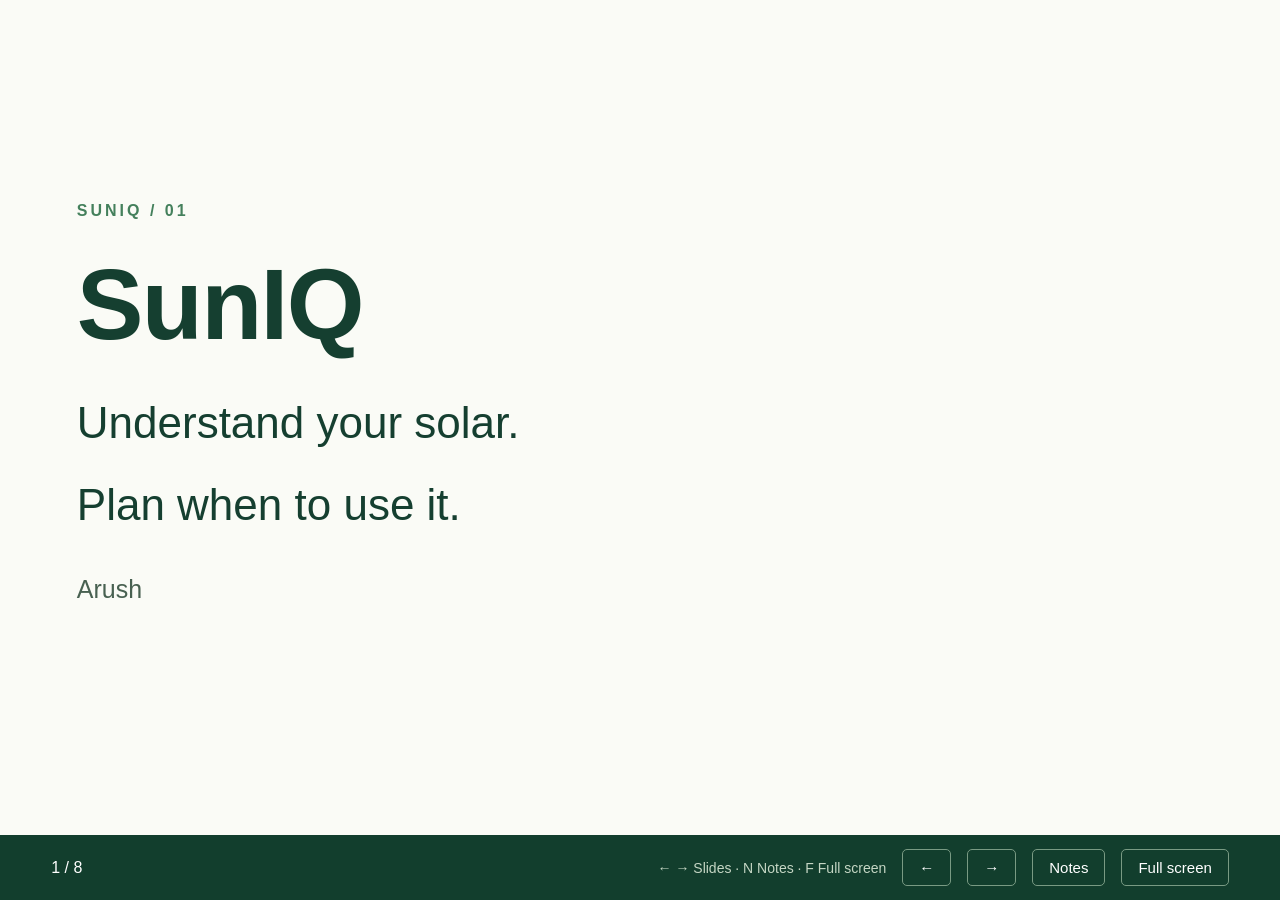
<file: docs/SunIQ-slides.html>
<!doctype html><html lang="en"><head><meta charset="utf-8"><meta name="viewport" content="width=device-width,initial-scale=1"><title>SunIQ — Demo presentation</title><style>
*{box-sizing:border-box}body{margin:0;background:#e8ede7;color:#153f30;font-family:'Segoe UI',Arial,sans-serif}main{height:calc(100vh - 65px);min-height:550px;position:relative;overflow:hidden}.slide{height:100%;padding:5.8vh 6vw;background:#fafbf6;position:relative}.slide[hidden]{display:none}.slide:not([hidden]){display:flex;gap:4vw;align-items:center}.copy{flex:1;min-width:0}.eyebrow{font-size:16px;letter-spacing:3px;font-weight:700;color:#44805c;margin-bottom:30px}h1{font-size:clamp(38px,4vw,64px);line-height:1.08;letter-spacing:-1.7px;margin:0 0 34px}.text-only h1{font-size:clamp(48px,5.4vw,80px)}.body p{font-size:clamp(22px,2.2vw,34px);line-height:1.4;margin:0 0 21px;max-width:1050px}.with-image .body p{font-size:clamp(21px,1.9vw,28px)}.foot{font-size:17px;line-height:1.5;color:#486151;margin-top:35px;max-width:900px}.slide img{width:47%;height:83%;object-fit:contain;object-position:center;background:white;border:1px solid #d6dfd5}.text-only .copy{max-width:1100px}section:first-child h1{font-size:100px}section:first-child .body p{font-size:44px;max-width:800px}section:first-child .foot{font-size:25px}footer{height:65px;padding:10px 4vw;background:#123e2d;color:white;display:flex;align-items:center;gap:16px}button{font:inherit;font-size:15px;padding:9px 16px;cursor:pointer;border:1px solid #799a83;border-radius:5px;color:white;background:transparent}button:hover,button:focus-visible{background:#2d644a}#counter{margin-right:auto;min-width:75px}#notes{position:fixed;bottom:75px;left:4vw;right:4vw;background:#153f30;color:white;padding:24px 30px;font-size:21px;line-height:1.6;box-shadow:0 8px 30px #0004;max-height:42vh;overflow:auto;z-index:10}#notes[hidden]{display:none}.hint{color:#c5d6c4;font-size:14px}@media(max-width:800px){.slide{padding:30px}.slide:not([hidden]){align-items:start;flex-direction:column;overflow:auto}.slide img{width:100%;height:42%}h1,.text-only h1{font-size:38px}section:first-child h1{font-size:70px}section:first-child .body p{font-size:30px}.hint{display:none}.body p{font-size:24px}}@media print{body{background:white}main{height:auto;overflow:visible}.slide,.slide[hidden]{display:flex!important;height:7.5in;page-break-after:always;padding:.5in}footer,#notes{display:none!important}@page{size:landscape;margin:0}}
</style></head><body><main><section class="slide text-only" aria-label="Slide 1" ><div class="copy"><div class="eyebrow">SUNIQ / 01</div><h1>SunIQ</h1><div class="body"><p>Understand your solar.</p><p>Plan when to use it.</p></div><p class="foot">Arush</p></div></section><section class="slide text-only" aria-label="Slide 2" hidden><div class="copy"><div class="eyebrow">SUNIQ / 02</div><h1>Why SunIQ?</h1><div class="body"><p>Solar generation changes during the day.</p><p>Appliances may run when sunlight is low.</p><p>Better timing can increase solar use.</p></div><p class="foot">For households with home solar</p></div></section><section class="slide text-only" aria-label="Slide 3" hidden><div class="copy"><div class="eyebrow">SUNIQ / 03</div><h1>My home solar setup</h1><div class="body"><p>The inverter turns solar electricity into usable home power.</p><p>Its label identifies the model and serial number.</p></div><p class="foot">Show your home inverter during the recording</p></div></section><section class="slide text-only" aria-label="Slide 4" hidden><div class="copy"><div class="eyebrow">SUNIQ / 04</div><h1>Set up the inverter details</h1><div class="body"><p>Choose the provider.</p><p>Enter the model and serial number.</p><p>Continue to the solar workspace.</p></div><p class="foot">Prototype setup only. Live inverter integration is a next step.</p></div></section><section class="slide with-image" aria-label="Slide 5" hidden><div class="copy"><div class="eyebrow">SUNIQ / 05</div><h1>See the solar available</h1><div class="body"><p>Compare solar power with home demand.</p><p>Explore the forecast across the day.</p></div><p class="foot">Illustrative sample data</p></div><img src="slides-assets/screen-00.png" alt="SunIQ app screenshot" /></section><section class="slide with-image" aria-label="Slide 6" hidden><div class="copy"><div class="eyebrow">SUNIQ / 06</div><h1>Choose when appliances run</h1><div class="body"><p>Select appliances.</p><p>Move their start times.</p><p>Compare solar and grid energy.</p></div><p class="foot">Sample forecast. Appliances are operated manually.</p></div><img src="slides-assets/screen-05.png" alt="SunIQ app screenshot" /></section><section class="slide with-image" aria-label="Slide 7" hidden><div class="copy"><div class="eyebrow">SUNIQ / 07</div><h1>How the recommendation works</h1><div class="body"><p>Check feasible half-hour starts.</p><p>Reserve household demand first.</p><p>Choose the earliest time with the least extra grid energy.</p></div><p class="foot">Python · Flask · HTML · CSS · JavaScript</p></div><img src="slides-assets/screen-06.png" alt="SunIQ app screenshot" /></section><section class="slide text-only" aria-label="Slide 8" hidden><div class="copy"><div class="eyebrow">SUNIQ / 08</div><h1>Make solar easier to use</h1><div class="body"><p>Today: explore timing with sample forecasts.</p><p>Next: authorized inverter data and weather forecasts.</p><p>Then: evaluate estimates against real measurements.</p></div><p class="foot">Planning estimates; no appliance control or guaranteed savings.</p></div></section></main><aside id="notes" hidden aria-label="Speaking notes"></aside><footer><span id="counter" aria-live="polite"></span><span class="hint">← → Slides · N Notes · F Full screen</span><button id="back" aria-label="Previous slide">←</button><button id="next" aria-label="Next slide">→</button><button id="toggle">Notes</button><button id="full">Full screen</button></footer><script>
const notes=["\u201cHi, I\u2019m Arush [last name], and this is SunIQ. It helps people with home solar choose better times to run appliances. Let me sign in and show you how it works.\u201d", "\u201cSolar power changes throughout the day, but we often run appliances whenever it is convenient. Even with solar panels, a home may need grid power when sunlight is low. SunIQ\u2019s goal is to make that timing decision easier.\u201d", "\u201cThis is the inverter at my house. It converts electricity from our solar panels into power our home can use. Its label identifies the model and serial number. Those details are part of SunIQ\u2019s setup.\u201d", "\u201cIn SunIQ, I select the provider and enter the inverter model and serial number. Then I continue to my workspace. This prototype saves those details for the session; it does not connect to the inverter yet. The dashboard currently uses sample data.\u201d", "\u201cThe dashboard compares solar generation with home usage. It also shows a sample forecast for the day. That helps answer the next question: when could I run an appliance using more of the available solar?\u201d", "\u201cHere I choose the appliances I need and move their start times. In the evening, these tasks need more grid energy. Moving them toward midday increases their estimated solar coverage. The total appliance energy stays the same; its source changes. Overlapping tasks share the available solar, so the same energy is not counted twice.\u201d", "\u201cFor one appliance, SunIQ checks half-hour start times between the earliest start and deadline. It reserves household demand first, then chooses the earliest time with the least extra grid energy. I used Python and Flask, with HTML, CSS, and JavaScript.\u201d", "\u201cMy goal is to make solar planning easier to understand and use. SunIQ gives estimates; it does not turn appliances on or guarantee savings. Next, I want to add an authorized live inverter connection and weather forecasts, then compare the estimates with real measurements.\u201d"];const slides=[...document.querySelectorAll('.slide')];let current=0;const panel=document.querySelector('#notes');function show(n){current=Math.max(0,Math.min(slides.length-1,n));slides.forEach((s,i)=>s.hidden=i!==current);document.querySelector('#counter').textContent=`${current+1} / ${slides.length}`;panel.textContent=notes[current]||'';document.querySelector('#back').disabled=current===0;document.querySelector('#next').disabled=current===slides.length-1;}function toggle(){panel.hidden=!panel.hidden;}function full(){if(document.fullscreenElement)document.exitFullscreen();else document.documentElement.requestFullscreen().catch(()=>{});}document.querySelector('#back').onclick=()=>show(current-1);document.querySelector('#next').onclick=()=>show(current+1);document.querySelector('#toggle').onclick=toggle;document.querySelector('#full').onclick=full;document.addEventListener('keydown',e=>{if(['ArrowRight','PageDown',' '].includes(e.key)){e.preventDefault();show(current+1);}if(['ArrowLeft','PageUp'].includes(e.key)){e.preventDefault();show(current-1);}if(e.key.toLowerCase()==='n')toggle();if(e.key.toLowerCase()==='f')full();if(e.key==='Home')show(0);if(e.key==='End')show(slides.length-1);});show(0);
</script></body></html>
</file>
